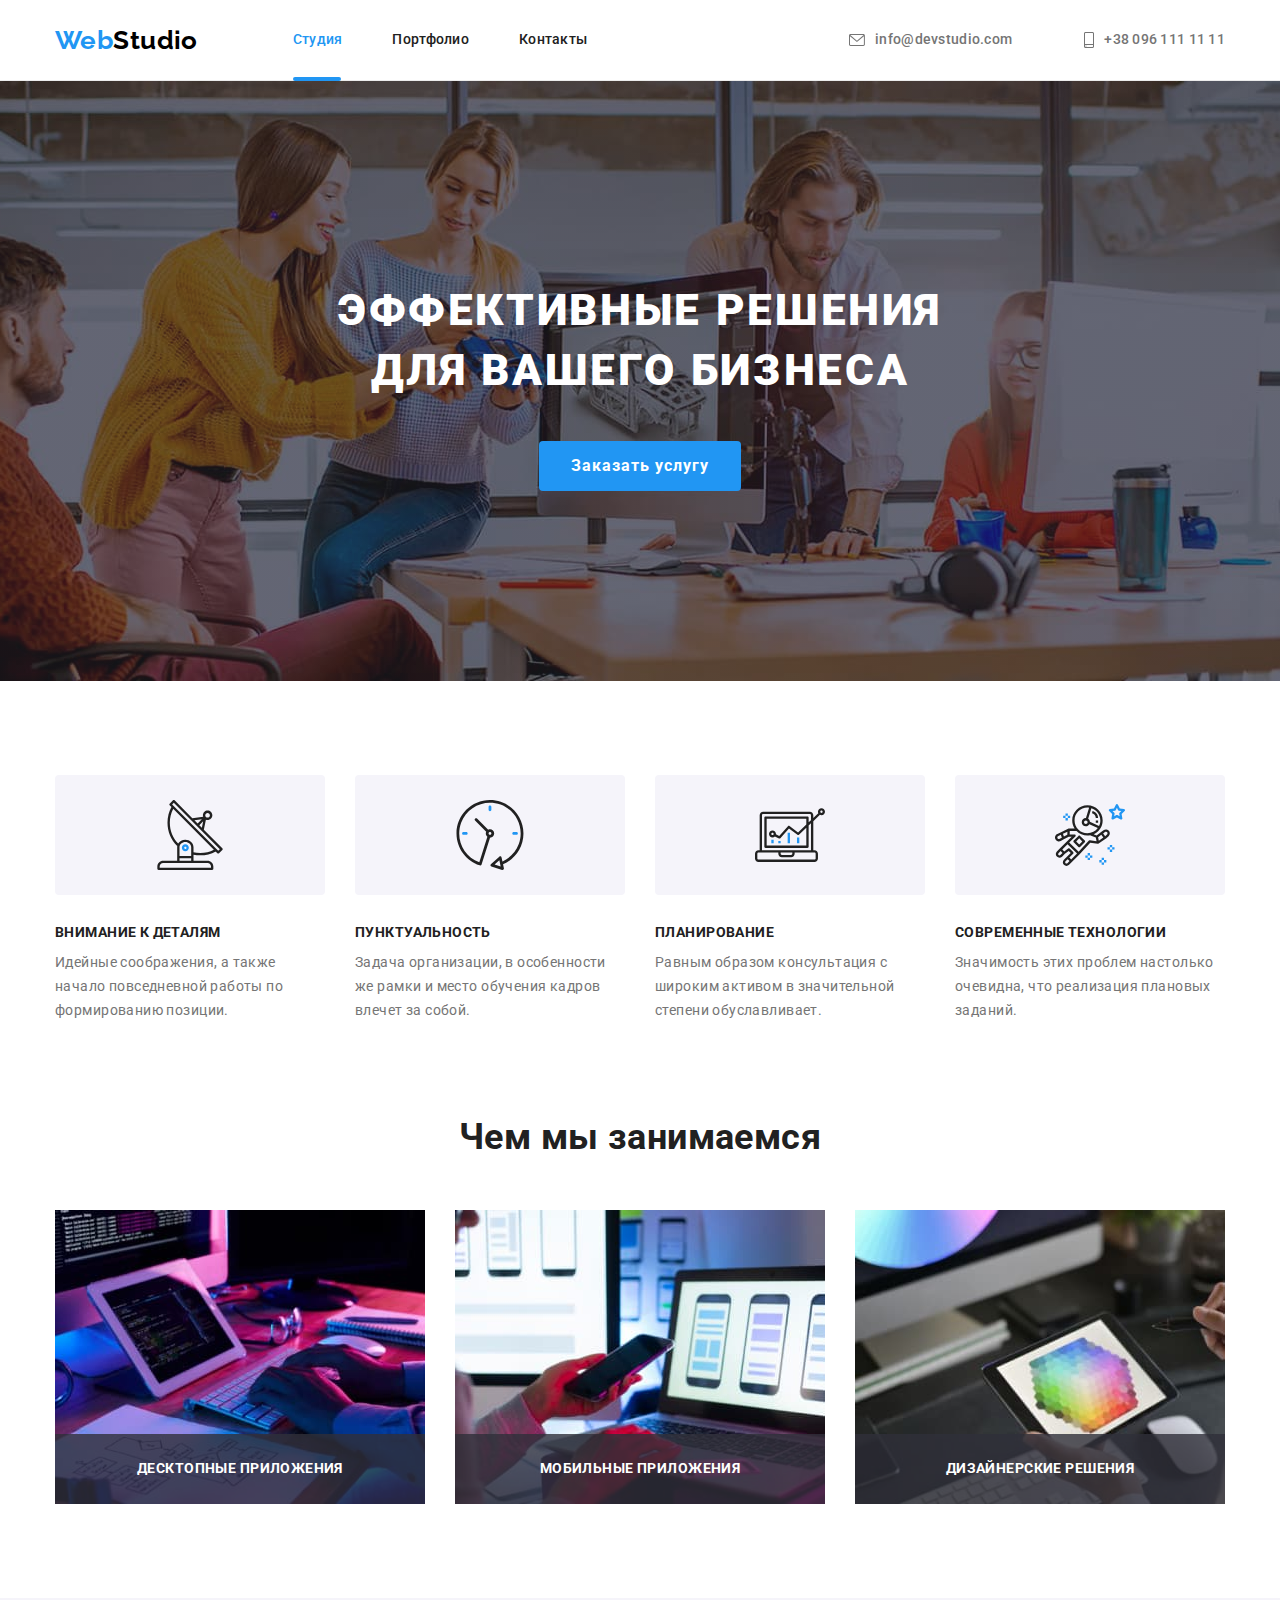
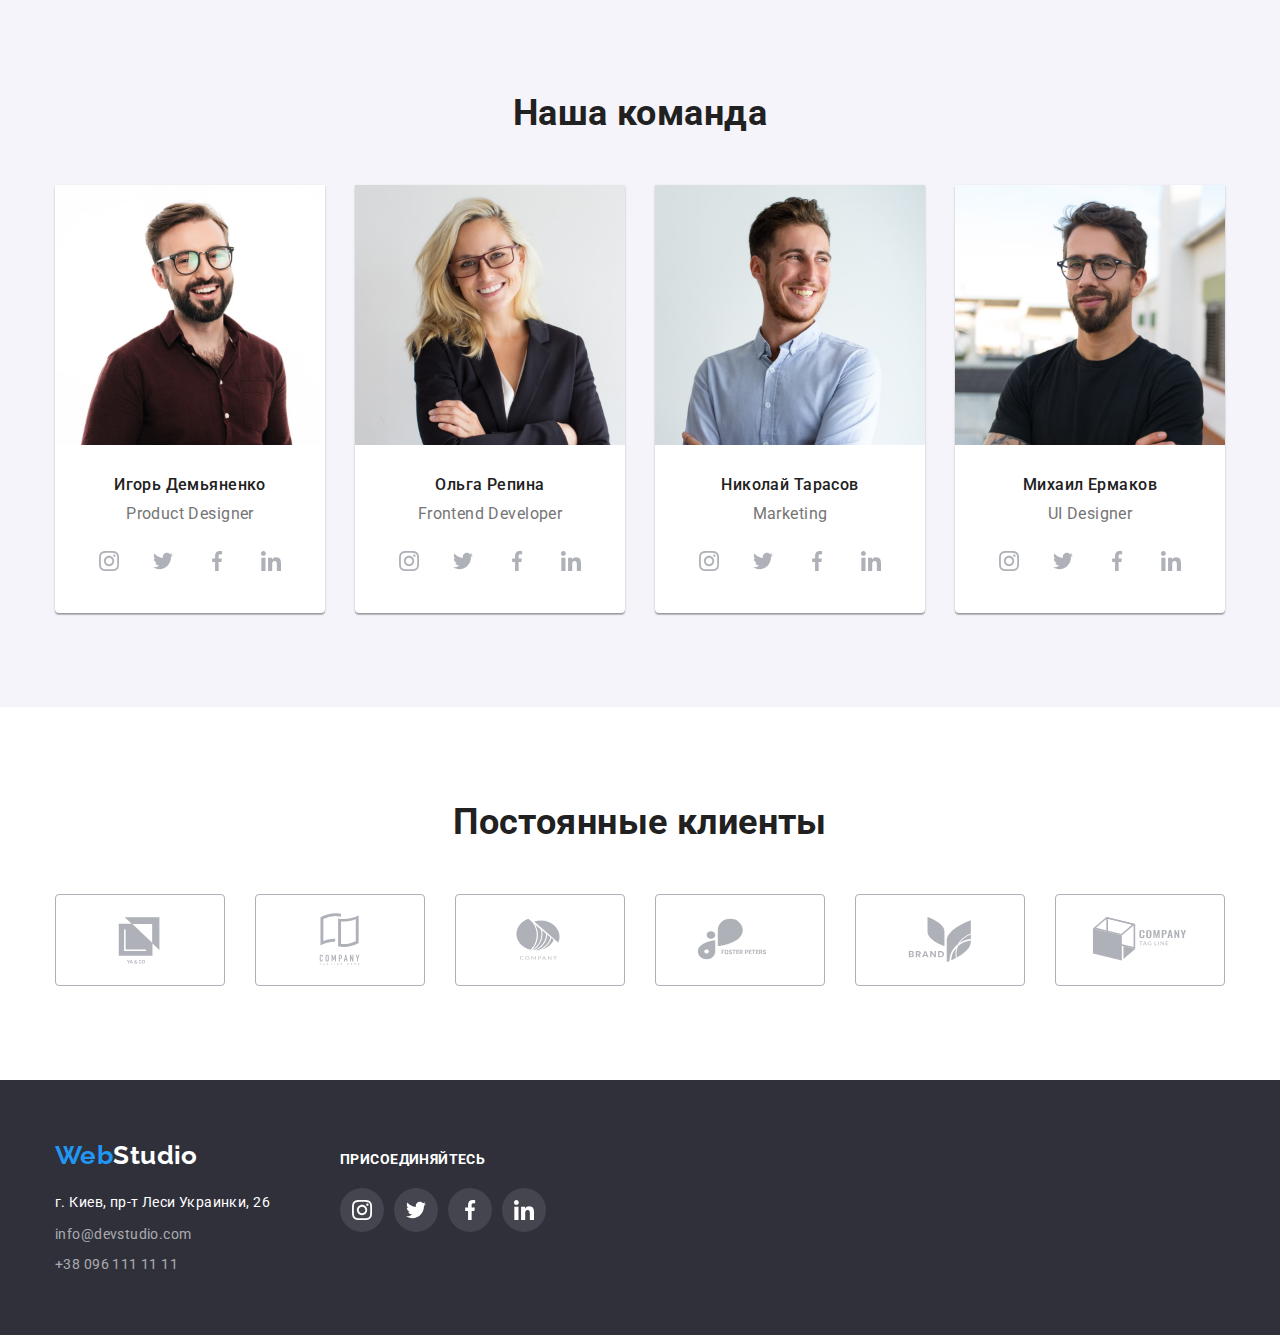
<file: index.html>
<!DOCTYPE html>
<html lang="ru">
  <head>
    <meta charset="UTF-8" />
    <meta http-equiv="X-UA-Compatible" content="IE=edge" />
    <meta name="viewport" content="width=device-width, initial-scale=1.0" />
    <title>Document</title>
    <link rel="preconnect" href="https://fonts.googleapis.com" />
    <link rel="preconnect" href="https://fonts.gstatic.com" crossorigin />
    <link
      href="https://fonts.googleapis.com/css2?family=Raleway:wght@700&family=Roboto:wght@400;500;700;900&display=swap"
      rel="stylesheet"
    />
    <link
      rel="stylesheet"
      href="https://cdnjs.cloudflare.com/ajax/libs/modern-normalize/1.1.0/modern-normalize.min.css"
    />
    <link rel="stylesheet" href="./css/styles.css" />
  </head>

  <body>
    <header>
      <div class="container main-nav">
        <nav class="main-nav">
          <a href="./index.html" class="logo link"><span class="logo-span">Web</span>Studio</a>
          <ul class="site-nav list">
            <li class="item">
              <a href="./index.html" class="site-nav-link link current studio">Студия</a>
              <div class="underline"></div>
            </li>
            <li class="item">
              <a href="./portfolio.html" class="site-nav-link link">Портфолио</a>
            </li>
            <li class="item">
              <a href="#" class="site-nav-link link">Контакты</a>
            </li>
          </ul>
        </nav>
        <ul class="contact-list list">
          <li class="item">
            <a href="mailto:info@devstudio.com" class="contacts link"
              ><svg class="mail-icon icon">
                <use href="./images/symbol-defs.svg#icon-envelope"></use></svg
              >info@devstudio.com</a
            >
          </li>
          <li class="item">
            <a href="tel:+380961111111" class="contacts link"
              ><svg class="phone-icon icon">
                <use href="./images/symbol-defs.svg#icon-smartphone"></use></svg
              >+38 096 111 11 11</a
            >
          </li>
        </ul>
      </div>
    </header>

    <main>
      <section class="hero">
        <div class="container">
          <h1 class="hero-title">
            Эффективные решения <br />
            для вашего бизнеса
          </h1>
          <button type="button" class="hero-button" data-modal-open>Заказать услугу</button>
        </div>

        <div class="backdrop is-hidden" data-modal>
          <div class="modal">
            <button class="close-button" data-modal-close>
              <img src="./images/vector.png" alt="Закрыть" />
            </button>
          </div>
        </div>
      </section>

      <section class="section-features">
        <div class="container">
          <!--Скрытый заголовок-->
          <h2 class="visually-hidden">Преимущества</h2>
          <ul class="feature-list list">
            <li class="feature-list-item">
              <div class="feature-icon-frame">
                <svg class="feature-icon">
                  <use href="./images/symbol-defs.svg#icon-satellite"></use>
                </svg>
              </div>
              <h3 class="feature-title">Внимание к деталям</h3>
              <p class="feature-text">
                Идейные соображения, а также начало повседневной работы по формированию позиции.
              </p>
            </li>

            <li class="feature-list-item">
              <div class="feature-icon-frame">
                <svg class="feature-icon">
                  <use href="./images/symbol-defs.svg#icon-wall-clock"></use>
                </svg>
              </div>
              <h3 class="feature-title">Пунктуальность</h3>
              <p class="feature-text">
                Задача организации, в особенности же рамки и место обучения кадров влечет за собой.
              </p>
            </li>

            <li class="feature-list-item">
              <div class="feature-icon-frame">
                <svg class="feature-icon">
                  <use href="./images/symbol-defs.svg#icon-diagram"></use>
                </svg>
              </div>
              <h3 class="feature-title">Планирование</h3>
              <p class="feature-text">
                Равным образом консультация с широким активом в значительной степени обуславливает.
              </p>
            </li>

            <li class="feature-list-item">
              <div class="feature-icon-frame">
                <svg class="feature-icon">
                  <use href="./images/symbol-defs.svg#icon-astronaut"></use>
                </svg>
              </div>
              <h3 class="feature-title">Современные технологии</h3>
              <p class="feature-text">
                Значимость этих проблем настолько очевидна, что реализация плановых заданий.
              </p>
            </li>
          </ul>
        </div>
      </section>

      <section class="section-advantages">
        <div class="container">
          <h2 class="section-title">Чем мы занимаемся</h2>
          <ul class="advantages-list list">
            <li class="advantage">
              <img src="./images/image1.jpg" alt="Сотрудник работает за планшетом" width="370" />
              <p class="advantage-overlay">Десктопные приложения</p>
            </li>
            <li class="advantage">
              <img
                src="./images/image2.jpg"
                alt="Сотрудник адаптирует отображение страницы под телефон"
                width="370"
              />
              <p class="advantage-overlay">Мобильные приложения</p>
            </li>
            <li class="advantage">
              <img
                src="./images/image3.jpg"
                alt="Сотрудник работает с цветовой палитрой"
                width="370"
              />
              <p class="advantage-overlay">Дизайнерские решения</p>
            </li>
          </ul>
        </div>
      </section>

      <section class="section-team">
        <div class="container">
          <h2 class="section-title">Наша команда</h2>
          <ul class="team-list list">
            <li class="team-list-item">
              <img
                src="./images/product-designer.jpg"
                alt="Улыбающийся мужчина лет тридцати с бородой и в очках."
                width="270"
              />
              <div class="team-item-text">
                <h3 class="staff">Игорь Демьяненко</h3>
                <p class="staff-role">Product Designer</p>
                <ul class="social-networks-list list">
                  <li class="social-network">
                    <a href="" class="social-network-link">
                      <svg class="social-network-icon">
                        <use href="./images/symbol-defs.svg#icon-instagram"></use>
                      </svg>
                    </a>
                  </li>
                  <li class="social-network">
                    <a href="" class="social-network-link">
                      <svg class="social-network-icon">
                        <use href="./images/symbol-defs.svg#icon-twitter"></use>
                      </svg>
                    </a>
                  </li>
                  <li class="social-network">
                    <a href="" class="social-network-link">
                      <svg class="social-network-icon">
                        <use href="./images/symbol-defs.svg#icon-facebook"></use>
                      </svg>
                    </a>
                  </li>
                  <li class="social-network">
                    <a href="" class="social-network-link">
                      <svg class="social-network-icon">
                        <use href="./images/symbol-defs.svg#icon-linkedin"></use>
                      </svg>
                    </a>
                  </li>
                </ul>
              </div>
            </li>

            <li class="team-list-item">
              <img
                src="./images/frontend-developer.jpg"
                alt="Длинноволосая молодая женщина в очках и пиджаке."
                width="270"
              />
              <div class="team-item-text">
                <h3 class="staff">Ольга Репина</h3>
                <p class="staff-role">Frontend Developer</p>
                <ul class="social-networks-list list">
                  <li class="social-network">
                    <a href="" class="social-network-link">
                      <svg class="social-network-icon">
                        <use href="./images/symbol-defs.svg#icon-instagram"></use>
                      </svg>
                    </a>
                  </li>
                  <li class="social-network">
                    <a href="" class="social-network-link">
                      <svg class="social-network-icon">
                        <use href="./images/symbol-defs.svg#icon-twitter"></use>
                      </svg>
                    </a>
                  </li>
                  <li class="social-network">
                    <a href="" class="social-network-link">
                      <svg class="social-network-icon">
                        <use href="./images/symbol-defs.svg#icon-facebook"></use>
                      </svg>
                    </a>
                  </li>
                  <li class="social-network">
                    <a href="" class="social-network-link">
                      <svg class="social-network-icon">
                        <use href="./images/symbol-defs.svg#icon-linkedin"></use>
                      </svg>
                    </a>
                  </li>
                </ul>
              </div>
            </li>

            <li class="team-list-item">
              <img
                src="./images/marketing1.jpg"
                alt="Улыбающийся кудрявый молодой мужчина в рубашке"
                width="270"
              />
              <div class="team-item-text">
                <h3 class="staff">Николай Тарасов</h3>
                <p class="staff-role">Marketing</p>
                <ul class="social-networks-list list">
                  <li class="social-network">
                    <a href="" class="social-network-link">
                      <svg class="social-network-icon">
                        <use href="./images/symbol-defs.svg#icon-instagram"></use>
                      </svg>
                    </a>
                  </li>
                  <li class="social-network">
                    <a href="" class="social-network-link">
                      <svg class="social-network-icon">
                        <use href="./images/symbol-defs.svg#icon-twitter"></use>
                      </svg>
                    </a>
                  </li>
                  <li class="social-network">
                    <a href="" class="social-network-link">
                      <svg class="social-network-icon">
                        <use href="./images/symbol-defs.svg#icon-facebook"></use>
                      </svg>
                    </a>
                  </li>
                  <li class="social-network">
                    <a href="" class="social-network-link">
                      <svg class="social-network-icon">
                        <use href="./images/symbol-defs.svg#icon-linkedin"></use>
                      </svg>
                    </a>
                  </li>
                </ul>
              </div>
            </li>

            <li class="team-list-item">
              <img
                src="./images/ui-designer.jpg"
                alt="Бородатый коротковолосый мужчина в очках и татуировкой на предплечье"
                width="270"
              />
              <div class="team-item-text">
                <h3 class="staff">Михаил Ермаков</h3>
                <p class="staff-role">UI Designer</p>
                <ul class="social-networks-list list">
                  <li class="social-network">
                    <a href="" class="social-network-link">
                      <svg class="social-network-icon">
                        <use href="./images/symbol-defs.svg#icon-instagram"></use>
                      </svg>
                    </a>
                  </li>
                  <li class="social-network">
                    <a href="" class="social-network-link">
                      <svg class="social-network-icon">
                        <use href="./images/symbol-defs.svg#icon-twitter"></use>
                      </svg>
                    </a>
                  </li>
                  <li class="social-network">
                    <a href="" class="social-network-link">
                      <svg class="social-network-icon">
                        <use href="./images/symbol-defs.svg#icon-facebook"></use>
                      </svg>
                    </a>
                  </li>
                  <li class="social-network">
                    <a href="" class="social-network-link">
                      <svg class="social-network-icon">
                        <use href="./images/symbol-defs.svg#icon-linkedin"></use>
                      </svg>
                    </a>
                  </li>
                </ul>
              </div>
            </li>
          </ul>
        </div>
      </section>
      <section>
        <div class="container">
          <h2 class="section-title">Постоянные клиенты</h2>
          <ul class="client-list list">
            <li class="client-list-item">
              <a href="" class="client-link"
                ><svg class="client-icon">
                  <use href="./images/symbol-defs.svg#icon-client-1"></use></svg
              ></a>
            </li>
            <li class="client-list-item">
              <a href="" class="client-link"
                ><svg class="client-icon">
                  <use href="./images/symbol-defs.svg#icon-client-2"></use></svg
              ></a>
            </li>
            <li class="client-list-item">
              <a href="" class="client-link"
                ><svg class="client-icon">
                  <use href="./images/symbol-defs.svg#icon-client-3"></use></svg
              ></a>
            </li>
            <li class="client-list-item">
              <a href="" class="client-link">
                <svg class="client-icon">
                  <use href="./images/symbol-defs.svg#icon-client-4"></use>
                </svg>
              </a>
            </li>
            <li class="client-list-item">
              <a href="" class="client-link"
                ><svg class="client-icon">
                  <use href="./images/symbol-defs.svg#icon-client-5"></use></svg
              ></a>
            </li>
            <li class="client-list-item">
              <a href="" class="client-link">
                <svg class="client-icon">
                  <use href="./images/symbol-defs.svg#icon-client-6"></use>
                </svg>
              </a>
            </li>
          </ul>
        </div>
      </section>
    </main>

    <footer class="footer">
      <div class="container">
        <div class="footer-address">
          <a href="./index.html" class="logo link"
            ><span class="logo-span">Web</span><span class="logo-span-footer">Studio</span></a
          >
          <address class="address">
            <ul class="list">
              <li class="footer-item">
                <a
                  href="https://goo.gl/maps/bSMqidBmeN5zZb8a9"
                  target="_blank"
                  rel="noopener nofollow noreferrer"
                  class="location link"
                  >г. Киев, пр-т Леси Украинки, 26</a
                >
              </li>
              <li class="footer-item">
                <a href="mailto:info@devstudio.com" class="footer-contacts link"
                  >info@devstudio.com</a
                >
              </li>
              <li class="footer-item">
                <a href="tel:+380.961111111" class="footer-contacts link">+38 096 111 11 11</a>
              </li>
            </ul>
          </address>
        </div>

        <div class="join">
          <p class="exhortation">присоединяйтесь</p>
          <ul class="social-networks-list list">
            <li class="social-network">
              <a href="" class="social-network-link">
                <svg class="social-network-icon">
                  <use href="./images/symbol-defs.svg#icon-instagram"></use>
                </svg>
              </a>
            </li>
            <li class="social-network">
              <a href="" class="social-network-link">
                <svg class="social-network-icon">
                  <use href="./images/symbol-defs.svg#icon-twitter"></use>
                </svg>
              </a>
            </li>
            <li class="social-network">
              <a href="" class="social-network-link">
                <svg class="social-network-icon">
                  <use href="./images/symbol-defs.svg#icon-facebook"></use>
                </svg>
              </a>
            </li>
            <li class="social-network">
              <a href="" class="social-network-link">
                <svg class="social-network-icon">
                  <use href="./images/symbol-defs.svg#icon-linkedin"></use>
                </svg>
              </a>
            </li>
          </ul>
        </div>
      </div>
    </footer>
    <script src="./js/modal.js"></script>
  </body>
</html>
</file>
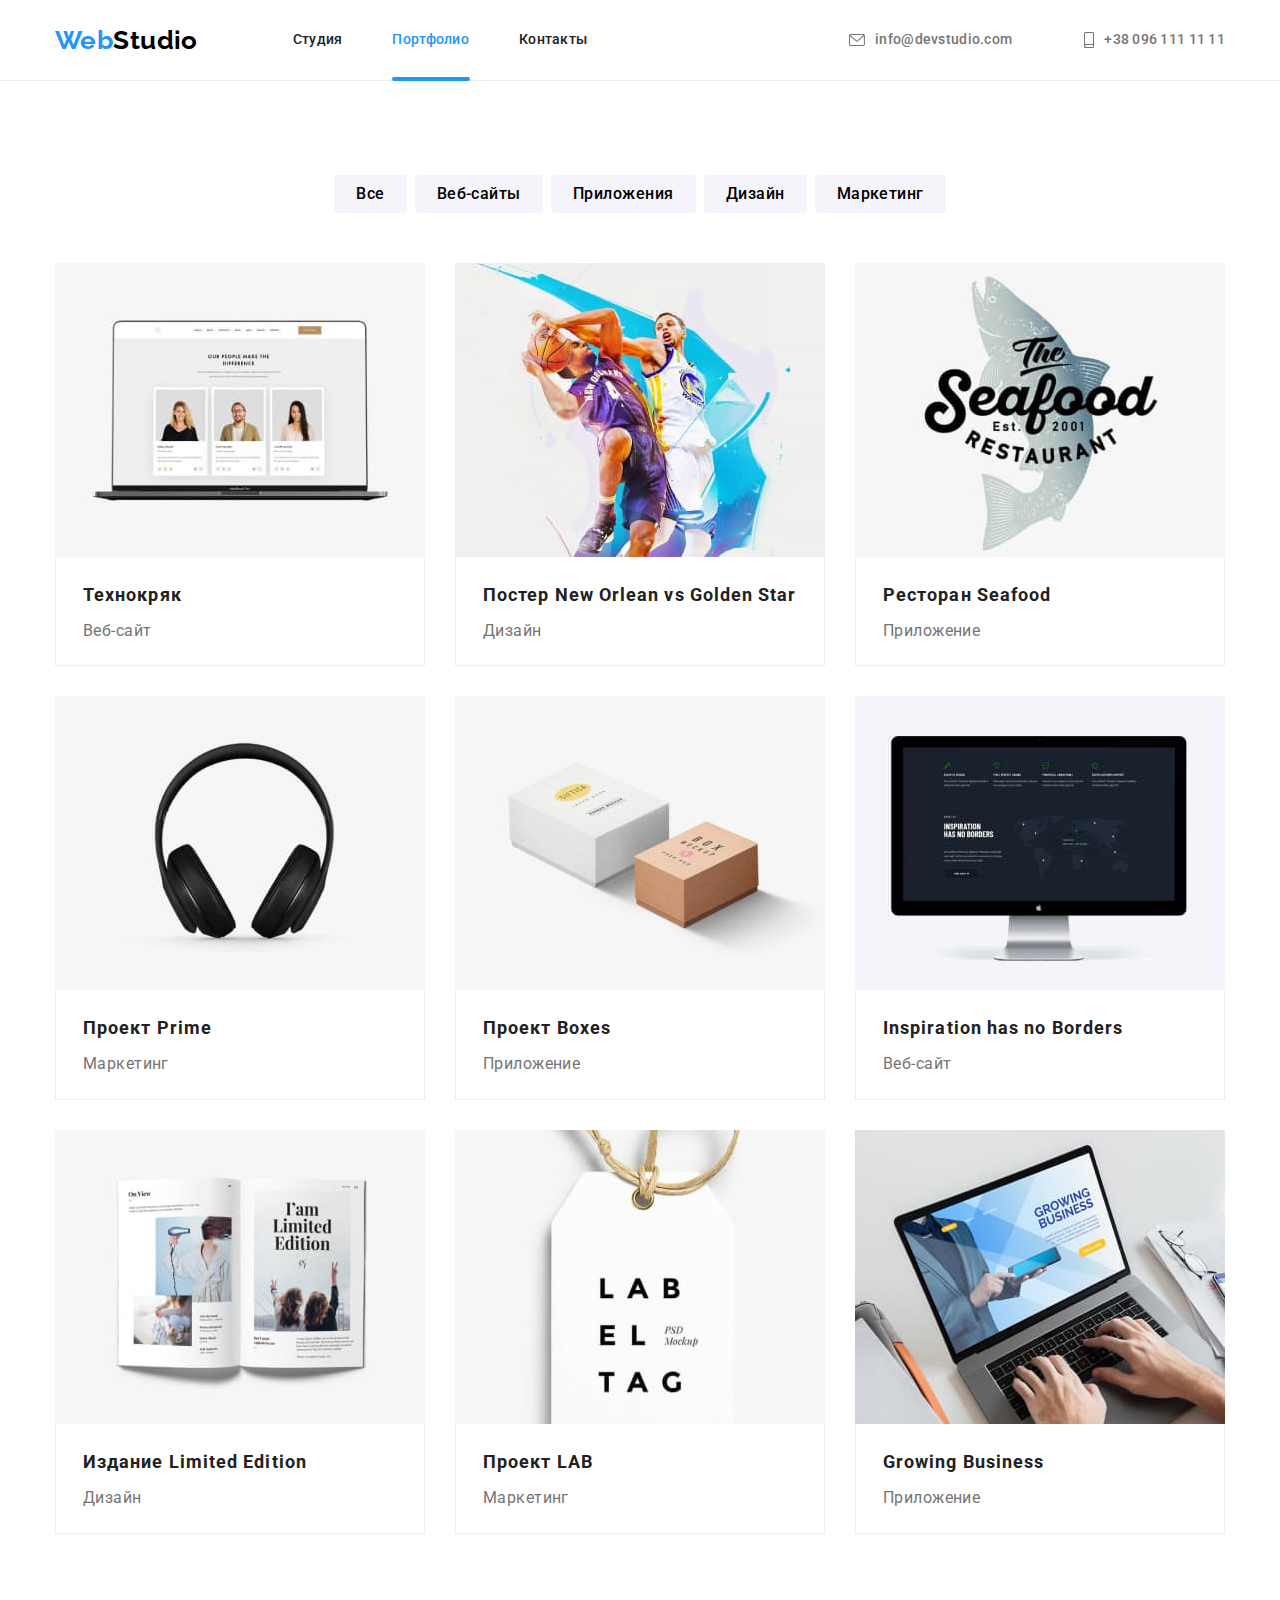
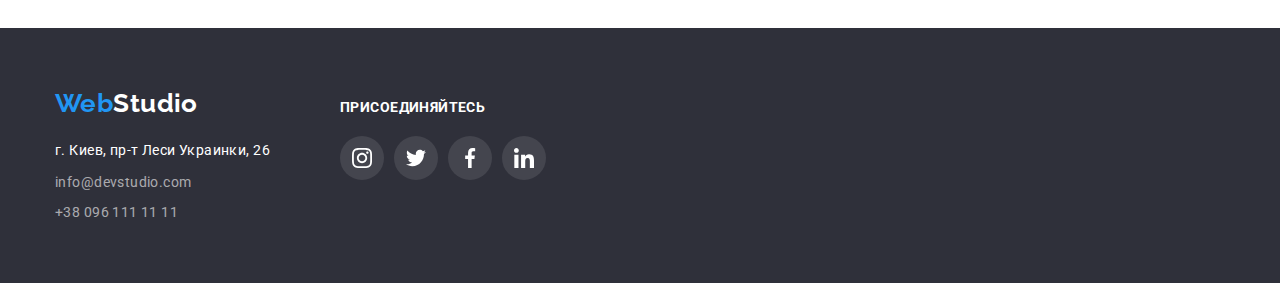
<file: portfolio.html>
<!DOCTYPE html>
<html lang="en">
  <head>
    <meta charset="UTF-8" />
    <meta http-equiv="X-UA-Compatible" content="IE=edge" />
    <meta name="viewport" content="width=device-width, initial-scale=1.0" />
    <title>Document</title>
    <link rel="preconnect" href="https://fonts.googleapis.com" />
    <link rel="preconnect" href="https://fonts.gstatic.com" crossorigin />
    <link
      href="https://fonts.googleapis.com/css2?family=Raleway:wght@700&family=Roboto:wght@400;500;700;900&display=swap"
      rel="stylesheet"
    />
    <link
      rel="stylesheet"
      href="https://cdnjs.cloudflare.com/ajax/libs/modern-normalize/1.1.0/modern-normalize.min.css"
    />
    <link rel="stylesheet" href="./css/styles.css" />
  </head>

  <body>
    <header>
      <div class="container main-nav">
        <nav class="main-nav">
          <a href="./index.html" class="logo link"><span class="logo-span">Web</span>Studio</a>
          <ul class="site-nav list">
            <li class="item">
              <a href="./index.html" class="site-nav-link link">Студия</a>
            </li>
            <li class="item">
              <a href="./portfolio.html" class="site-nav-link link current portfolio">Портфолио</a>
            </li>
            <li class="item">
              <a href="#" class="site-nav-link link">Контакты</a>
            </li>
          </ul>
        </nav>
        <ul class="contact-list list">
          <li class="item">
            <a href="mailto:info@devstudio.com" class="contacts link"
              ><svg class="mail-icon icon">
                <use href="./images/symbol-defs.svg#icon-envelope"></use></svg
              >info@devstudio.com</a
            >
          </li>
          <li class="item">
            <a href="tel:+380961111111" class="contacts link"
              ><svg class="phone-icon icon">
                <use href="./images/symbol-defs.svg#icon-smartphone"></use></svg
              >+38 096 111 11 11</a
            >
          </li>
        </ul>
      </div>
    </header>

    <main>
      <section class="section-projects">
        <div class="container">
          <!--Скрытый заголовок-->
          <h1 class="visually-hidden">Проекты</h1>
          <ul class="project-buttons list">
            <li class="filter-body"><button type="button" class="filter">Все</button></li>
            <li class="filter-body"><button type="button" class="filter">Веб-сайты</button></li>
            <li class="filter-body"><button type="button" class="filter">Приложения</button></li>
            <li class="filter-body"><button type="button" class="filter">Дизайн</button></li>
            <li class="filter-body"><button type="button" class="filter">Маркетинг</button></li>
          </ul>

          <ul class="project-container list">
            <li class="project-item">
              <a href="" class="link project-link">
                <div class="project-image">
                  <img
                    src="./images/project1.jpg"
                    alt="Ноутбук с открытым веб-сайтом."
                    width="370"
                  />
                  <p class="hover-text">
                    Ресурс предлагает комплексные предложения с разным уровнем функционала и
                    сервисов. Все это позволит посетителю получить исчерпывающие сведения <br />
                    о компании или частном лице.
                  </p>
                </div>
                <div class="project-block">
                  <h2 class="project-title">Технокряк</h2>
                  <p class="project-text">Веб-сайт</p>
                </div>
              </a>
            </li>

            <li class="project-item">
              <a href="" class="link project-link">
                <div class="project-image">
                  <img
                    src="./images/project2.jpg"
                    alt="Двое мужчин играют в баскетбол."
                    width="370"
                  />
                  <p class="hover-text">
                    Ресурс предлагает комплексные предложения с разным уровнем функционала и
                    сервисов. Все это позволит посетителю получить исчерпывающие сведения <br />
                    о компании или частном лице.
                  </p>
                </div>
                <div class="project-block">
                  <h2 class="project-title">Постер New Orlean vs Golden Star</h2>
                  <p class="project-text">Дизайн</p>
                </div>
              </a>
            </li>

            <li class="project-item">
              <a href="" class="link project-link">
                <div class="project-image">
                  <img
                    src="./images/project3.jpg"
                    alt="Логотип в виде рыбы в прыжке."
                    width="370"
                  />
                  <p class="hover-text">
                    Ресурс предлагает комплексные предложения с разным уровнем функционала и
                    сервисов. Все это позволит посетителю получить исчерпывающие сведения <br />
                    о компании или частном лице.
                  </p>
                </div>
                <div class="project-block">
                  <h2 class="project-title">Ресторан Seafood</h2>
                  <p class="project-text">Приложение</p>
                </div>
              </a>
            </li>

            <li class="project-item">
              <a href="" class="link project-link">
                <div class="project-image">
                  <img src="./images/project4.jpg" alt="Полноразмерные наушники." width="370" />
                  <p class="hover-text">
                    Ресурс предлагает комплексные предложения с разным уровнем функционала и
                    сервисов. Все это позволит посетителю получить исчерпывающие сведения <br />
                    о компании или частном лице.
                  </p>
                </div>
                <div class="project-block">
                  <h2 class="project-title">Проект Prime</h2>
                  <p class="project-text">Маркетинг</p>
                </div>
              </a>
            </li>

            <li class="project-item">
              <a href="" class="link project-link">
                <div class="project-image">
                  <img src="./images/project5.jpg" alt="Две картонные коробки." width="370" />
                  <p class="hover-text">
                    Ресурс предлагает комплексные предложения с разным уровнем функционала и
                    сервисов. Все это позволит посетителю получить исчерпывающие сведения <br />
                    о компании или частном лице.
                  </p>
                </div>
                <div class="project-block">
                  <h2 class="project-title">Проект Boxes</h2>
                  <p class="project-text">Приложение</p>
                </div>
              </a>
            </li>

            <li class="project-item">
              <a href="" class="link project-link">
                <div class="project-image">
                  <img
                    src="./images/project6.jpg"
                    alt="Веб-сайт открытый на Mac Display"
                    width="370"
                  />
                  <p class="hover-text">
                    Ресурс предлагает комплексные предложения с разным уровнем функционала и
                    сервисов. Все это позволит посетителю получить исчерпывающие сведения <br />
                    о компании или частном лице.
                  </p>
                </div>
                <div class="project-block">
                  <h2 class="project-title">Inspiration has no Borders</h2>
                  <p class="project-text">Веб-сайт</p>
                </div>
              </a>
            </li>

            <li class="project-item">
              <a href="" class="link project-link">
                <div class="project-image">
                  <img
                    src="./images/project7.jpg"
                    alt="Открытая книга с фотографиями."
                    width="370"
                  />
                  <p class="hover-text">
                    Ресурс предлагает комплексные предложения с разным уровнем функционала и
                    сервисов. Все это позволит посетителю получить исчерпывающие сведения <br />
                    о компании или частном лице.
                  </p>
                </div>
                <div class="project-block">
                  <h2 class="project-title">Издание Limited Edition</h2>
                  <p class="project-text">Дизайн</p>
                </div>
              </a>
            </li>

            <li class="project-item">
              <a href="" class="link project-link">
                <div class="project-image">
                  <img
                    src="./images/project8.jpg"
                    alt="Две картонные бирки с логотипом."
                    width="370"
                  />
                  <p class="hover-text">
                    Ресурс предлагает комплексные предложения с разным уровнем функционала и
                    сервисов. Все это позволит посетителю получить исчерпывающие сведения <br />
                    о компании или частном лице.
                  </p>
                </div>
                <div class="project-block">
                  <h2 class="project-title">Проект LAB</h2>
                  <p class="project-text">Маркетинг</p>
                </div>
              </a>
            </li>

            <li class="project-item">
              <a href="" class="link project-link">
                <div class="project-image">
                  <img
                    src="./images/project9.jpg"
                    alt="Ноутбук с открытым сайтом компании."
                    width="370"
                  />
                  <p class="hover-text">
                    Ресурс предлагает комплексные предложения с разным уровнем функционала и
                    сервисов. Все это позволит посетителю получить исчерпывающие сведения <br />
                    о компании или частном лице.
                  </p>
                </div>
                <div class="project-block">
                  <h2 class="project-title">Growing Business</h2>
                  <p class="project-text">Приложение</p>
                </div>
              </a>
            </li>
          </ul>
        </div>
      </section>
    </main>

    <footer class="footer">
      <div class="container">
        <div class="footer-address">
          <a href="./index.html" class="logo link"
            ><span class="logo-span">Web</span><span class="logo-span-footer">Studio</span></a
          >
          <address class="address">
            <ul class="list">
              <li class="footer-item">
                <a
                  href="https://goo.gl/maps/bSMqidBmeN5zZb8a9"
                  target="_blank"
                  rel="noopener nofollow noreferrer"
                  class="location link"
                  >г. Киев, пр-т Леси Украинки, 26</a
                >
              </li>
              <li class="footer-item">
                <a href="mailto:info@devstudio.com" class="footer-contacts link"
                  >info@devstudio.com</a
                >
              </li>
              <li class="footer-item">
                <a href="tel:+380.961111111" class="footer-contacts link">+38 096 111 11 11</a>
              </li>
            </ul>
          </address>
        </div>

        <div class="join">
          <p class="exhortation">присоединяйтесь</p>
          <ul class="social-networks-list list">
            <li class="social-network">
              <a href="" class="social-network-link">
                <svg class="social-network-icon">
                  <use href="./images/symbol-defs.svg#icon-instagram"></use>
                </svg>
              </a>
            </li>
            <li class="social-network">
              <a href="" class="social-network-link">
                <svg class="social-network-icon">
                  <use href="./images/symbol-defs.svg#icon-twitter"></use>
                </svg>
              </a>
            </li>
            <li class="social-network">
              <a href="" class="social-network-link">
                <svg class="social-network-icon">
                  <use href="./images/symbol-defs.svg#icon-facebook"></use>
                </svg>
              </a>
            </li>
            <li class="social-network">
              <a href="" class="social-network-link">
                <svg class="social-network-icon">
                  <use href="./images/symbol-defs.svg#icon-linkedin"></use>
                </svg>
              </a>
            </li>
          </ul>
        </div>
      </div>
    </footer>
  </body>
</html>
</file>
<file: css/styles.css>
:root {
  --primary-color: #212121;
  --secondary-color: #757575;
  --primary-background-color: #e5e5e5;
  --secondary-background-color: #f5f4fa;
  --additional-background-color: #2f303a;
  --accent: #2196f3;
  --accent-secondary: #ffffff;
  --additional-accent: #188ce8;
  --logo-secondary: #000000;
  --primary-icon-color: #afb1b8;
  --project-hover-background: rgba(33, 150, 243, 0.9);
  --footer-contacts: rgba(255, 255, 255, 0.6);
  --cubic-bezier: cubic-bezier(0.4, 0, 0.2, 1);
}

body {
  font-family: Roboto, sans-serif;
  font-size: 14px;
  background-color: var(--accent-secondary);
  color: var(--primary-color);
  letter-spacing: 0.03em;
}

header {
  border-bottom: 1px solid #ececec;
}

/* Утилиты */

h1,
h2,
h3,
h4,
h5,
h6,
p {
  margin: 0;
}

.address {
  font-style: normal;
  margin-top: 20px;
}

img {
  display: block;
  max-width: 100%;
  height: auto;
}

section {
  padding-top: 94px;
  padding-bottom: 94px;
}

.list {
  list-style: none;
  padding-left: 0;
  margin: 0;
}

.link {
  text-decoration: none;
}

/* Main Nav */
.main-nav {
  display: flex;
  align-items: center;
}

/* Логотип */

.logo {
  color: var(--logo-secondary);
  font-family: Raleway, sans-serif;
  font-weight: 700;
  font-size: 26px;
  line-height: 1.19;
}

.logo-span {
  color: var(--accent);
}

/* Навигация */

.site-nav {
  display: flex;
  margin-left: 95px;
}

.site-nav .item {
  /* background-color: tomato; */
}

.site-nav .item + .item {
  margin-left: 50px;
}

.site-nav-link {
  display: block;
  padding-top: 32px;
  padding-bottom: 32px;
  color: var(--primary-color);
  line-height: 1.14;
  letter-spacing: 0.02em;
  font-weight: 500;

  transition-property: color;
  transition-duration: 250ms;
  transition-timing-function: var(--cubic-bezier);
}

.current {
  position: relative;
  color: var(--accent);
}

.site-nav-link.current.studio::before {
  position: absolute;
  bottom: -1px;
  left: 0px;
  content: '';
  width: 48px;
  height: 4px;

  background: #2196f3;
  border-radius: 2px;
}

.site-nav-link.current.portfolio::before {
  position: absolute;
  bottom: -1px;
  left: 0px;
  content: '';
  width: 78px;
  height: 4px;

  background: #2196f3;
  border-radius: 2px;
}

.site-nav-link:hover,
.site-nav-link:focus {
  color: var(--accent);
}

.container {
  /* outline: 1px solid blue; */
  width: 1200px;
  padding: 0 15px;
  margin: 0 auto;
}

/* Контакты */

.contact-list {
  display: flex;
  margin-left: auto;
}

.contact-list .item + .item {
  margin-left: 50px;
}

.contacts {
  /* background-color: lavender; */
  padding-top: 32px;
  padding-bottom: 32px;
  padding-left: 22px;
  display: flex;
  align-items: center;
  color: var(--secondary-color);
  line-height: 1.14;
  letter-spacing: 0.02em;
  font-weight: 500;

  transition-property: color;
  transition-duration: 250ms;
  transition-timing-function: var(--cubic-bezier);
}

.contacts:hover,
.contacts:focus {
  color: var(--accent);
}

.icon {
  fill: currentColor;
  margin-right: 10px;

  /* transition-property: fill;
  transition-duration: 250ms;
  transition-timing-function: var(--cubic-bezier); */
}

/* .icon:hover {
  fill: var(--accent);
} */

.mail-icon {
  height: 12px;
  width: 16px;

  /* outline: 1px solid black; */
}

.phone-icon {
  height: 16px;
  width: 10px;
  /* outline: 1px solid black; */
}

/* .contacts.link::before {
  content: '';
  height: 12px;
  width: 16px;
  outline: 1px solid red;
  background-image: url(./css-images/envelope.png);
  background-size: contain;
  background-position: center;
  background-repeat: no-repeat;
} */

/* Герой */

.hero {
  text-align: center;
  padding-top: 200px;
  padding-bottom: 200px;
  margin-left: auto;
  margin-right: auto;
  /* outline: 1px solid black; */
  background-color: var(--additional-background-color);
  background-image: linear-gradient(to right, rgba(47, 48, 58, 0.4), rgba(47, 48, 58, 0.4)),
    url(./css-images/background.jpg);
  max-width: 1600px;
  height: 600px;
  background-size: cover;
  background-repeat: no-repeat;
  background-position: center;
}

.hero-title {
  margin-top: 0px;
  margin-bottom: 40px;
  color: var(--accent-secondary);
  font-weight: 900;
  font-size: 44px;
  line-height: 1.36;
  letter-spacing: 0.06em;
  text-transform: uppercase;
}

.hero-button {
  color: var(--accent-secondary);
  background-color: var(--accent);
  border-radius: 4px;
  border: none;
  padding: 10px 32px;
  min-width: 200px;
  font-family: Roboto, sans-serif;
  font-weight: 700;
  font-size: 16px;
  line-height: 1.88;
  margin-left: auto;
  margin-right: auto;
  cursor: pointer;
  letter-spacing: 0.06em;

  transition-property: background-color;
  transition-duration: 250ms;
  transition-timing-function: var(--cubic-bezier);
}

.hero-button:hover,
.hero-button:focus {
  background-color: var(--additional-accent);
}

.backdrop {
  position: fixed;
  width: 100%;
  height: 100%;
  top: 0;
  left: 0;
  background-color: rgba(0, 0, 0, 0.2);
  box-shadow: 0px 1px 3px rgba(0, 0, 0, 0.12), 0px 1px 1px rgba(0, 0, 0, 0.14),
    0px 2px 1px rgba(0, 0, 0, 0.2);

  opacity: 1;
  z-index: 8;

  transition-property: opacity;
  transition-duration: 250ms;
  transition-timing-function: var(--cubic-bezier);
}

.backdrop.is-hidden {
  opacity: 0;
  pointer-events: none;
}

.backdrop.is-hidden .modal {
  transform: scale(0.9) translate(-50%, -50%);
  opacity: 0;
}

.modal {
  display: flex;
  justify-content: flex-end;
  padding: 8px;

  background-color: var(--accent-secondary);
  border-radius: 4px;
  width: 528px;
  height: 581px;
  z-index: 9;

  position: absolute;
  top: 50%;
  left: 50%;
  transform: translate(-50%, -50%) scale(1);
  opacity: 1;

  transition-property: transform, scale, opacity;
  transition-duration: 250ms;
  transition-timing-function: var(--cubic-bezier);
}

.close-button {
  display: flex;
  width: 30px;
  height: 30px;
  background-color: var(--accent-secondary);
  border-radius: 50%;
  border: 1px solid rgba(0, 0, 0, 0.1);
  align-items: center;
  justify-content: center;
}

.close-icon {
  width: 18px;
  height: 18px;
}

.visually-hidden {
  position: absolute;
  width: 1px;
  height: 1px;
  margin: -1px;
  border: 0;
  padding: 0;

  white-space: nowrap;
  clip-path: inset(100%);
  clip: rect(0 0 0 0);
  overflow: hidden;
}

.feature-list-item {
  width: 270px;
  margin: 15px;
}

.feature-title {
  margin-bottom: 10px;
  font-weight: 700;
  font-size: 14px;
  line-height: 1.14;
  letter-spacing: 0.03em;
  text-transform: uppercase;
}

.feature-text {
  color: var(--secondary-color);
  line-height: 1.7;
}

.feature-list {
  display: flex;
  margin: -15px;
}

.feature-icon-frame {
  display: flex;
  justify-content: center;
  align-items: center;
  height: 120px;
  width: 270px;
  background-color: var(--secondary-background-color);
  border: 1px solid transparent;
  border-radius: 4px;
  margin-bottom: 30px;
}

.feature-icon {
  width: 70px;
  height: 70px;
  fill: var(--primary-icon-color);
}

/* .feature-list-item::before {
  content: '';
  display: block;
  height: 120px;
  background-position: center;
  background-repeat: no-repeat;
  background-size: contain;
  background-color: var(--secondary-background-color);
} */

/* .feature-list-item.icon-satellite::before {
  background-image: url(./css-images/satellite.png);
} */

/* .feature-list-item.icon-wall-clock::before {
  background-image: url(./css-images/wall-clock.png);
}

.feature-list-item.icon-notebook::before {
  background-image: url(./css-images/notebook.png);
}

.feature-list-item.icon-astronaut::before {
  background-image: url(./css-images/astronaut.png);
} */

.section-advantages {
  padding-top: 0;
}

.section-title {
  font-weight: 700;
  font-size: 36px;
  line-height: 1.2;
  text-align: Center;
  margin-top: 0;
  margin-bottom: 50px;
}

.advantages-list {
  display: flex;
  z-index: 1;
}

.advantage:not(:last-child) {
  margin-right: 30px;
}

.advantage {
  position: relative;
}

.advantage-overlay {
  position: absolute;
  width: 370px;
  height: 70px;
  left: 0;
  bottom: 0;

  display: flex;
  justify-content: center;
  align-items: center;
  margin: 0;

  font-style: normal;
  font-weight: 700;
  line-height: 1.14;
  text-align: center;
  text-transform: uppercase;
  color: var(--accent-secondary);

  background: rgba(47, 48, 58, 0.8);
}

.section-team {
  background-color: var(--secondary-background-color);
}

.team-list {
  display: flex;
}

.team-list-item {
  background-color: #ffffff;
  box-shadow: 0px 1px 3px rgba(0, 0, 0, 0.12), 0px 1px 1px rgba(0, 0, 0, 0.14),
    0px 2px 1px rgba(0, 0, 0, 0.2);
  border-radius: 0px 0px 4px 4px;
}

.team-list-item:not(:last-child) {
  margin-right: 30px;
}

.team-item-text {
  padding: 30px 0px 30px 0px;
}

.staff {
  font-size: 16px;
  font-weight: 500;
  line-height: 1.2;
  text-align: Center;
  margin-bottom: 10px;
}

.staff-role {
  color: var(--secondary-color);
  font-size: 16px;
  line-height: 1.2;
  text-align: Center;
  margin-bottom: 16px;
}

/* Соцсети */

.social-networks-list {
  display: flex;
  justify-content: center;
}

.social-network:not(:last-child) {
  margin-right: 10px;
}

.social-network-link {
  display: flex;
  justify-content: center;
  align-items: center;
  /* color: var(--accent-secondary); */
  color: var(--primary-icon-color);
  height: 44px;
  width: 44px;
  border-radius: 50%;

  transition-property: color, background-color;
  transition-duration: 250ms;
  transition-timing-function: var(--cubic-bezier);
}

.social-network-link:visited {
}

.social-network-link:hover,
.social-network-link:focus {
  color: var(--accent-secondary);
  background-color: var(--accent);
}

.social-network-icon {
  /* background-color: var(--primary-background-color); */
  height: 20px;
  width: 20px;
  fill: currentColor;
}

/* Клиенты */

.client-list {
  display: flex;
}

.client-list-item {
  fill: currentColor;
}

.client-list-item:not(:last-child) {
  margin-right: 30px;
}

.client-link {
  display: flex;
  justify-content: center;
  align-items: center;
  height: 92px;
  width: 170px;
  border: 1px solid var(--primary-icon-color);
  border-radius: 4px;
  color: var(--primary-icon-color);

  transition-property: color, border-color;
  transition-duration: 250ms;
  transition-timing-function: var(--cubic-bezier);
}

.client-link:hover,
.client-link:focus {
  color: var(--accent);
  border-color: var(--accent);
}

.client-icon {
  fill: currentColor;
  width: 106px;
  height: 60px;
}
/* Футер */

.footer {
  background-color: var(--additional-background-color);
  padding-top: 60px;
  padding-bottom: 60px;
}

.footer .container {
  display: flex;
  align-items: baseline;
}

.logo-span-footer {
  color: var(--accent-secondary);
}

.footer-item:not(:last-child) {
  margin-bottom: 9px;
}

.location.link {
  color: var(--accent-secondary);
  font-weight: 400;
  line-height: 1.7;

  transition-property: color;
  transition-duration: 250ms;
  transition-timing-function: var(--cubic-bezier);
}

.location.link:visited {
  color: var(--accent-secondary);
}

.location.link:hover,
.location.link:focus {
  color: var(--accent);
}

.footer-contacts {
  color: var(--footer-contacts);
  font-weight: 400;
  line-height: 1.5;

  transition-property: color;
  transition-duration: 250ms;
  transition-timing-function: var(--cubic-bezier);
}

.footer-contacts:hover,
.footer-contacts:focus {
  color: var(--accent);
}

.join {
  margin-left: 70px;
}

.exhortation {
  display: block;

  margin-bottom: 20px;
  text-transform: uppercase;
  color: var(--accent-secondary);
  font-weight: 700;
  line-height: 1.14;
}

.join .social-networks-list {
  margin: 0;
}

.join .social-network-link {
  display: flex;
  justify-content: center;
  align-items: center;
  color: var(--accent-secondary);
  height: 44px;
  width: 44px;
  background-color: rgba(255, 255, 255, 0.1);
  background-size: contain;
  border-radius: 50%;

  transition-property: background-color;
  transition-duration: 250ms;
  transition-timing-function: var(--cubic-bezier);
}

.join .social-network-link:hover,
.join .social-network-link:focus {
  background-color: var(--accent);
}

/* Портфолио */

.project-buttons {
  display: flex;
  margin-bottom: 50px;
  justify-content: center;
}

.filter {
  padding: 6px 22px;
  border-radius: 4px;
  border: none;
  background-color: var(--secondary-background-color);
  font-family: Roboto, sans-serif;
  font-weight: 500;
  font-size: 16px;
  letter-spacing: 0.03em;
  line-height: 1.6;
  text-align: Center;
  cursor: pointer;

  transition-property: color, background-color, box-shadow;
  transition-duration: 250ms;
  transition-timing-function: var(--cubic-bezier);
}

.filter:hover,
.filter:focus {
  background-color: var(--accent);
  color: var(--accent-secondary);
  box-shadow: 0px 3px 1px rgba(0, 0, 0, 0.1), 0px 1px 2px rgba(0, 0, 0, 0.08),
    0px 2px 2px rgba(0, 0, 0, 0.12);
}

.filter-body:not(:last-child) {
  margin-right: 8px;
}

.project-container {
  display: flex;
  flex-wrap: wrap;
  /* background-color: teal; */
  margin: -15px;
}

.project-item {
  /* background-color: tomato; */
  width: 370px;
  margin: 15px;
  /* width: calc((100% - 60px) / 3); */
  /* margin-right: 30px;
  margin-bottom: 30px; */
}
/* 
.project-item:nth-child(3n) {
  margin-right: 0px;
}

.project-item:nth-child(-n + 3) {
  margin-bottom: 0px;
} */

.project-link {
  display: block;

  transition-property: box-shadow;
  transition-duration: 250ms;
  transition-timing-function: var(--cubic-bezier);
}

.project-link:hover,
.project-link:focus {
  box-shadow: 0px 1px 1px rgba(0, 0, 0, 0.12), 0px 4px 4px rgba(0, 0, 0, 0.06),
    1px 4px 6px rgba(0, 0, 0, 0.16);
}

/* .project-link:hover,
.project-link:focus .hover-text {
  transform: translatey(100%);
} */

.project-image {
  position: relative;

  overflow: hidden;
  transition-duration: 250ms;
  transition-timing-function: var(--cubic-bezier);
}

.project-link:hover .hover-text,
.project-link:focus .hover-text {
  transform: translatey(0);
  opacity: 1;
}

.project-block {
  padding: 20px 20px 20px 27px;
  border: 1px solid #eeeeee;
  border-top: none;
}

.project-title {
  color: var(--primary-color);
  font-weight: 700;
  font-size: 18px;
  line-height: 2;
  letter-spacing: 0.06em;
  margin-bottom: 4px;
}

.project-text {
  color: var(--secondary-color);
  font-size: 16px;
  line-height: 1.8;
}

.hover-text {
  position: absolute;
  top: 0;

  width: 100%;
  height: 294px;

  padding: 63px 24px;

  font-size: 18px;
  line-height: 1.5;

  color: var(--accent-secondary);
  background: var(--project-hover-background);

  opacity: 0;
  transform: translatey(100%);
  transition: transform 250ms, opacity 250ms;
}
</file>
